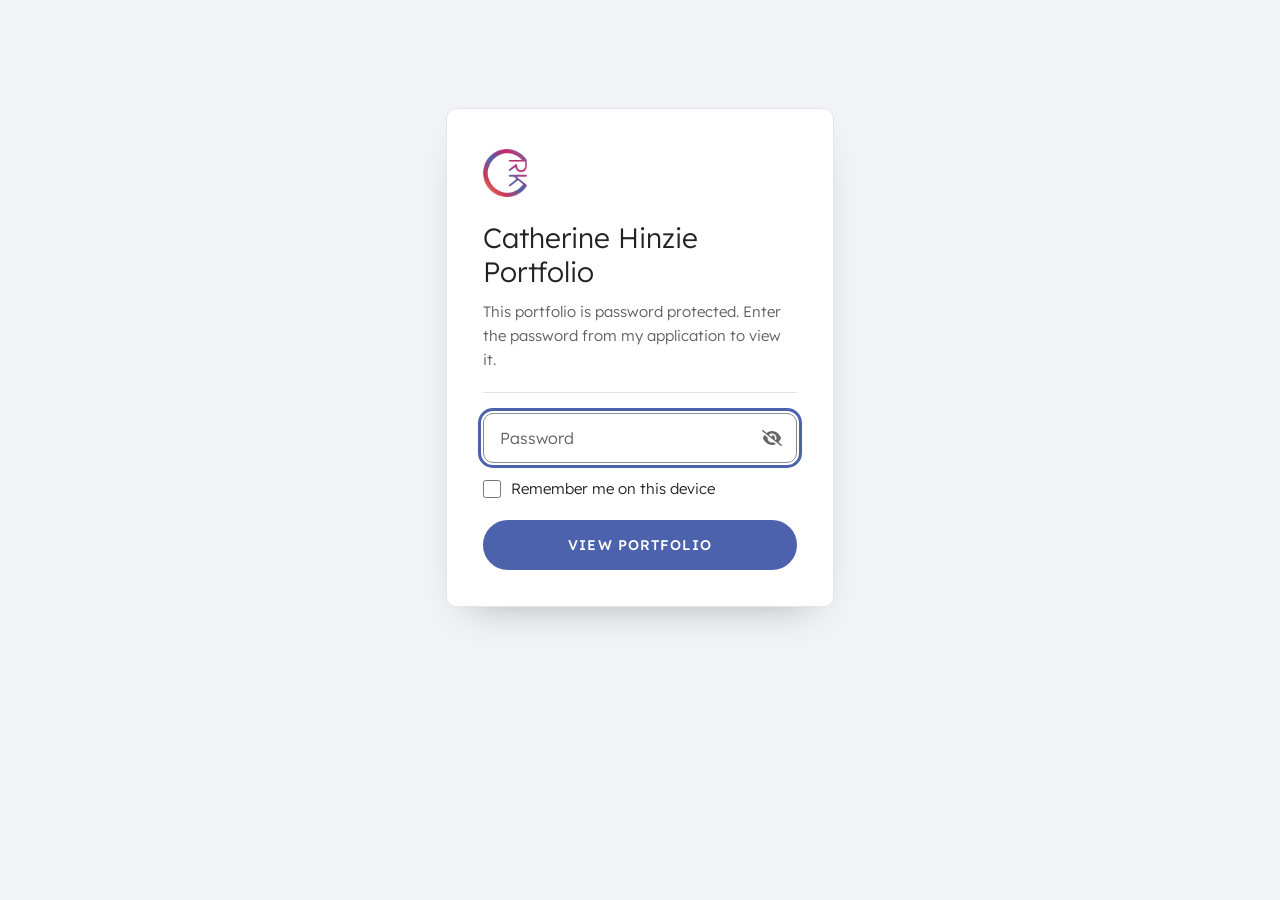
<file: catherinerk-site/index.html>
<!DOCTYPE html>
<html class="staticrypt-html" lang="en">
    <head>
        <meta charset="utf-8" />
        <title>Catherine Hinzie Portfolio</title>
        <meta name="viewport" content="width=device-width, initial-scale=1" />

        <!-- do not cache this page -->
        <meta http-equiv="cache-control" content="max-age=0" />
        <meta http-equiv="cache-control" content="no-cache" />
        <meta http-equiv="expires" content="0" />
        <meta http-equiv="expires" content="Tue, 01 Jan 1980 1:00:00 GMT" />
        <meta http-equiv="pragma" content="no-cache" />

        <link rel="preconnect" href="https://fonts.googleapis.com" />
        <link rel="preconnect" href="https://fonts.gstatic.com" crossorigin />
        <link rel="stylesheet" href="https://fonts.googleapis.com/css2?family=Lexend:wght@300;400;500&display=swap" />
        <style>
            :root {
                --page: #f2f3f7; --card: #ffffff; --text: #222222; --muted: #5e5e66;
                --line: #e4e4ea; --field: #ffffff; --field-line: #8b8b96;
                --accent: #4d62ac; --on-accent: #ffffff;
                --g1: #d8ae58; --g2: #d13656; --g3: #4e62ad; --g4: #cc2366; --g5: #4d88c1;
                color-scheme: light;
            }
            @media (prefers-color-scheme: dark) {
                :root {
                    --page: #121318; --card: #1a1b21; --text: #f2f2f5; --muted: #a9abb6;
                    --line: #2d2e38; --field: #121318; --field-line: #6c6e7c;
                    --accent: #aab7ec; --on-accent: #121318;
                    --g1: #e8c27a; --g2: #f27896; --g3: #a3b1f0; --g4: #f16aa3; --g5: #8cc0ee;
                    color-scheme: dark;
                }
            }
            @media (prefers-contrast: more) {
                :root { --page: #fff; --card: #fff; --text: #000; --muted: #000; --line: #000; --field: #fff; --field-line: #000; --accent: #3e519a; --on-accent: #fff; }
            }
            .staticrypt-html { height: 100%; }
            .staticrypt-body { height: 100%; margin: 0; background: var(--page); }
            .staticrypt-content {
                min-height: 100%;
                background: var(--page);
                color: var(--text);
                font-family: "Lexend", "Sofia Pro", "Avenir Next", system-ui, -apple-system, "Segoe UI", sans-serif;
                font-weight: 300;
                -webkit-font-smoothing: antialiased;
                -moz-osx-font-smoothing: grayscale;
            }
            .staticrypt-page {
                width: 100%;
                max-width: 420px;
                padding: 12vh 16px 0;
                margin: auto;
                box-sizing: border-box;
            }
            .staticrypt-form {
                background: var(--card);
                border: 1px solid var(--line);
                border-radius: 10px;
                padding: 40px 36px 36px;
                text-align: left;
                box-shadow: 0 18px 40px -24px rgba(0, 0, 0, 0.35);
            }
            .staticrypt-logo {
                display: block;
                width: 44px;
                height: 48px;
                margin-bottom: 24px;
                background: linear-gradient(45deg, var(--g1) 0%, var(--g2) 25%, var(--g3) 50%, var(--g4) 75%, var(--g5) 100%);
                -webkit-mask: url("[data-uri]") center / contain no-repeat;
                mask: url("[data-uri]") center / contain no-repeat;
            }
            .staticrypt-instructions { margin: 0 0 4px; }
            .staticrypt-instructions p { margin: 0 0 10px; line-height: 1.6; color: var(--muted); font-size: 15px; }
            .staticrypt-instructions p.staticrypt-title {
                font-size: 28px;
                font-weight: 300;
                line-height: 1.2;
                color: var(--text);
                margin-bottom: 12px;
            }
            .staticrypt-hr { margin: 20px 0; border: 0; border-top: 1px solid var(--line); }
            .staticrypt-password-container {
                position: relative;
                background: var(--field);
                border: 1px solid var(--field-line);
                border-radius: 10px;
                margin: 0 0 16px;
                box-sizing: border-box;
            }
            .staticrypt-password-container:focus-within { outline: 3px solid var(--accent); outline-offset: 2px; }
            .staticrypt-form input[type="password"],
            .staticrypt-form input[type="text"] {
                background: transparent;
                border: 0;
                box-sizing: border-box;
                color: var(--text);
                font: inherit;
                font-size: 16px;
                outline: 0;
                padding: 14px 48px 14px 16px;
                width: 100%;
            }
            .staticrypt-form input::placeholder { color: var(--muted); }
            .staticrypt-toggle-password-visibility {
                cursor: pointer;
                height: 20px;
                width: 20px;
                opacity: 0.6;
                padding: 12px;
                position: absolute;
                right: 2px;
                top: 50%;
                transform: translateY(-50%);
            }
            @media (prefers-color-scheme: dark) { .staticrypt-toggle-password-visibility { filter: invert(1); } }
            label.staticrypt-remember {
                display: flex;
                align-items: center;
                gap: 10px;
                margin-bottom: 22px;
                font-size: 15px;
                color: var(--text);
                cursor: pointer;
            }
            .staticrypt-remember input[type="checkbox"] { width: 18px; height: 18px; margin: 0; accent-color: var(--accent); }
            .staticrypt-form .staticrypt-decrypt-button {
                width: 100%;
                padding: 14px 20px;
                border: 2px solid var(--accent);
                border-radius: 999px;
                background: var(--accent);
                color: var(--on-accent);
                font: inherit;
                font-size: 14px;
                font-weight: 500;
                letter-spacing: 0.08em;
                text-transform: uppercase;
                cursor: pointer;
            }
            .staticrypt-form .staticrypt-decrypt-button:hover { filter: brightness(1.08); }
            .staticrypt-form .staticrypt-decrypt-button:focus-visible { outline: 3px solid var(--accent); outline-offset: 3px; }
            .hidden { display: none !important; }
            .staticrypt-spinner-container { height: 100%; display: flex; align-items: center; justify-content: center; background: var(--page); }
            .staticrypt-spinner {
                display: inline-block; width: 2rem; height: 2rem;
                border: 0.25em solid var(--muted); border-right-color: transparent; border-radius: 50%;
                animation: spinner-border 0.75s linear infinite;
            }
            @keyframes spinner-border { 100% { transform: rotate(360deg); } }
            @media (prefers-reduced-motion: reduce) { .staticrypt-spinner { animation-duration: 2s; } }
        </style>
    </head>

    <body class="staticrypt-body">
        <div id="staticrypt_loading" class="staticrypt-spinner-container">
            <div class="staticrypt-spinner"></div>
        </div>

        <div id="staticrypt_content" class="staticrypt-content hidden">
            <div class="staticrypt-page">
                <div class="staticrypt-form">
                    <span class="staticrypt-logo" aria-hidden="true"></span>
                    <div class="staticrypt-instructions">
                        <h1 class="staticrypt-title" style="font:inherit;margin:0 0 12px;font-size:28px;font-weight:300;line-height:1.2">Catherine Hinzie Portfolio</h1>
                        <p>This portfolio is password protected. Enter the password from my application to view it.</p>
                    </div>

                    <hr class="staticrypt-hr" />

                    <form id="staticrypt-form" action="#" method="post">
                        <div class="staticrypt-password-container">
                            <input
                                id="staticrypt-password"
                                aria-label="Password"
                                type="password"
                                name="password"
                                placeholder="Password"
                                autofocus
                            />

                            <img
                                class="staticrypt-toggle-password-visibility"
                                alt="Show password"
                                title="Show password"
                                src="[data-uri]"
                            />
                        </div>

                        <label id="staticrypt-remember-label" class="staticrypt-remember hidden">
                            <input id="staticrypt-remember" type="checkbox" name="remember" />
                            Remember me on this device
                        </label>

                        <input type="submit" class="staticrypt-decrypt-button" value="View portfolio" />
                    </form>
                </div>
            </div>
        </div>

        <script>
            // these variables will be filled when generating the file - the template format is 'variable_name'
            const staticryptInitiator = ((function(){
  const exports = {};
  const cryptoEngine = ((function(){
  const exports = {};
  const { subtle } = crypto;

const IV_BITS = 16 * 8;
const HEX_BITS = 4;
const ENCRYPTION_ALGO = "AES-CBC";

/**
 * Translates between utf8 encoded hexadecimal strings
 * and Uint8Array bytes.
 */
const HexEncoder = {
    /**
     * hex string -> bytes
     * @param {string} hexString
     * @returns {Uint8Array}
     */
    parse: function (hexString) {
        if (hexString.length % 2 !== 0) throw "Invalid hexString";
        const arrayBuffer = new Uint8Array(hexString.length / 2);

        for (let i = 0; i < hexString.length; i += 2) {
            const byteValue = parseInt(hexString.substring(i, i + 2), 16);
            if (isNaN(byteValue)) {
                throw "Invalid hexString";
            }
            arrayBuffer[i / 2] = byteValue;
        }
        return arrayBuffer;
    },

    /**
     * bytes -> hex string
     * @param {Uint8Array} bytes
     * @returns {string}
     */
    stringify: function (bytes) {
        const hexBytes = [];

        for (let i = 0; i < bytes.length; ++i) {
            let byteString = bytes[i].toString(16);
            if (byteString.length < 2) {
                byteString = "0" + byteString;
            }
            hexBytes.push(byteString);
        }
        return hexBytes.join("");
    },
};

/**
 * Translates between utf8 strings and Uint8Array bytes.
 */
const UTF8Encoder = {
    parse: function (str) {
        return new TextEncoder().encode(str);
    },

    stringify: function (bytes) {
        return new TextDecoder().decode(bytes);
    },
};

/**
 * Salt and encrypt a msg with a password.
 */
async function encrypt(msg, hashedPassword) {
    // Must be 16 bytes, unpredictable, and preferably cryptographically random. However, it need not be secret.
    // https://developer.mozilla.org/en-US/docs/Web/API/SubtleCrypto/encrypt#parameters
    const iv = crypto.getRandomValues(new Uint8Array(IV_BITS / 8));

    const key = await subtle.importKey("raw", HexEncoder.parse(hashedPassword), ENCRYPTION_ALGO, false, ["encrypt"]);

    const encrypted = await subtle.encrypt(
        {
            name: ENCRYPTION_ALGO,
            iv: iv,
        },
        key,
        UTF8Encoder.parse(msg)
    );

    // iv will be 32 hex characters, we prepend it to the ciphertext for use in decryption
    return HexEncoder.stringify(iv) + HexEncoder.stringify(new Uint8Array(encrypted));
}
exports.encrypt = encrypt;

/**
 * Decrypt a salted msg using a password.
 *
 * @param {string} encryptedMsg
 * @param {string} hashedPassword
 * @returns {Promise<string>}
 */
async function decrypt(encryptedMsg, hashedPassword) {
    const ivLength = IV_BITS / HEX_BITS;
    const iv = HexEncoder.parse(encryptedMsg.substring(0, ivLength));
    const encrypted = encryptedMsg.substring(ivLength);

    const key = await subtle.importKey("raw", HexEncoder.parse(hashedPassword), ENCRYPTION_ALGO, false, ["decrypt"]);

    const outBuffer = await subtle.decrypt(
        {
            name: ENCRYPTION_ALGO,
            iv: iv,
        },
        key,
        HexEncoder.parse(encrypted)
    );

    return UTF8Encoder.stringify(new Uint8Array(outBuffer));
}
exports.decrypt = decrypt;

/**
 * Salt and hash the password so it can be stored in localStorage without opening a password reuse vulnerability.
 *
 * @param {string} password
 * @param {string} salt
 * @returns {Promise<string>}
 */
async function hashPassword(password, salt) {
    // we hash the password in multiple steps, each adding more iterations. This is because we used to allow less
    // iterations, so for backward compatibility reasons, we need to support going from that to more iterations.
    let hashedPassword = await hashLegacyRound(password, salt);

    hashedPassword = await hashSecondRound(hashedPassword, salt);

    return hashThirdRound(hashedPassword, salt);
}
exports.hashPassword = hashPassword;

/**
 * This hashes the password with 1k iterations. This is a low number, we need this function to support backwards
 * compatibility.
 *
 * @param {string} password
 * @param {string} salt
 * @returns {Promise<string>}
 */
function hashLegacyRound(password, salt) {
    return pbkdf2(password, salt, 1000, "SHA-1");
}
exports.hashLegacyRound = hashLegacyRound;

/**
 * Add a second round of iterations. This is because we used to use 1k, so for backwards compatibility with
 * remember-me/autodecrypt links, we need to support going from that to more iterations.
 *
 * @param hashedPassword
 * @param salt
 * @returns {Promise<string>}
 */
function hashSecondRound(hashedPassword, salt) {
    return pbkdf2(hashedPassword, salt, 14000, "SHA-256");
}
exports.hashSecondRound = hashSecondRound;

/**
 * Add a third round of iterations to bring total number to 600k. This is because we used to use 1k, then 15k, so for
 * backwards compatibility with remember-me/autodecrypt links, we need to support going from that to more iterations.
 *
 * @param hashedPassword
 * @param salt
 * @returns {Promise<string>}
 */
function hashThirdRound(hashedPassword, salt) {
    return pbkdf2(hashedPassword, salt, 585000, "SHA-256");
}
exports.hashThirdRound = hashThirdRound;

/**
 * Salt and hash the password so it can be stored in localStorage without opening a password reuse vulnerability.
 *
 * @param {string} password
 * @param {string} salt
 * @param {int} iterations
 * @param {string} hashAlgorithm
 * @returns {Promise<string>}
 */
async function pbkdf2(password, salt, iterations, hashAlgorithm) {
    const key = await subtle.importKey("raw", UTF8Encoder.parse(password), "PBKDF2", false, ["deriveBits"]);

    const keyBytes = await subtle.deriveBits(
        {
            name: "PBKDF2",
            hash: hashAlgorithm,
            iterations,
            salt: UTF8Encoder.parse(salt),
        },
        key,
        256
    );

    return HexEncoder.stringify(new Uint8Array(keyBytes));
}

function generateRandomSalt() {
    const bytes = crypto.getRandomValues(new Uint8Array(128 / 8));

    return HexEncoder.stringify(new Uint8Array(bytes));
}
exports.generateRandomSalt = generateRandomSalt;

async function signMessage(hashedPassword, message) {
    const key = await subtle.importKey(
        "raw",
        HexEncoder.parse(hashedPassword),
        {
            name: "HMAC",
            hash: "SHA-256",
        },
        false,
        ["sign"]
    );
    const signature = await subtle.sign("HMAC", key, UTF8Encoder.parse(message));

    return HexEncoder.stringify(new Uint8Array(signature));
}
exports.signMessage = signMessage;

function getRandomAlphanum() {
    const possibleCharacters = "abcdefghijklmnopqrstuvwxyzABCDEFGHIJKLMNOPQRSTUVWXYZ0123456789";

    let byteArray;
    let parsedInt;

    // Keep generating new random bytes until we get a value that falls
    // within a range that can be evenly divided by possibleCharacters.length
    do {
        byteArray = crypto.getRandomValues(new Uint8Array(1));
        // extract the lowest byte to get an int from 0 to 255 (probably unnecessary, since we're only generating 1 byte)
        parsedInt = byteArray[0] & 0xff;
    } while (parsedInt >= 256 - (256 % possibleCharacters.length));

    // Take the modulo of the parsed integer to get a random number between 0 and totalLength - 1
    const randomIndex = parsedInt % possibleCharacters.length;

    return possibleCharacters[randomIndex];
}

/**
 * Generate a random string of a given length.
 *
 * @param {int} length
 * @returns {string}
 */
function generateRandomString(length) {
    let randomString = "";

    for (let i = 0; i < length; i++) {
        randomString += getRandomAlphanum();
    }

    return randomString;
}
exports.generateRandomString = generateRandomString;

  return exports;
})());
const codec = ((function(){
  const exports = {};
  /**
 * Initialize the codec with the provided cryptoEngine - this return functions to encode and decode messages.
 *
 * @param cryptoEngine - the engine to use for encryption / decryption
 */
function init(cryptoEngine) {
    const exports = {};

    /**
     * Top-level function for encoding a message.
     * Includes password hashing, encryption, and signing.
     *
     * @param {string} msg
     * @param {string} password
     * @param {string} salt
     *
     * @returns {string} The encoded text
     */
    async function encode(msg, password, salt) {
        const hashedPassword = await cryptoEngine.hashPassword(password, salt);

        const encrypted = await cryptoEngine.encrypt(msg, hashedPassword);

        // we use the hashed password in the HMAC because this is effectively what will be used a password (so we can store
        // it in localStorage safely, we don't use the clear text password)
        const hmac = await cryptoEngine.signMessage(hashedPassword, encrypted);

        return hmac + encrypted;
    }
    exports.encode = encode;

    /**
     * Encode using a password that has already been hashed. This is useful to encode multiple messages in a row, that way
     * we don't need to hash the password multiple times.
     *
     * @param {string} msg
     * @param {string} hashedPassword
     *
     * @returns {string} The encoded text
     */
    async function encodeWithHashedPassword(msg, hashedPassword) {
        const encrypted = await cryptoEngine.encrypt(msg, hashedPassword);

        // we use the hashed password in the HMAC because this is effectively what will be used a password (so we can store
        // it in localStorage safely, we don't use the clear text password)
        const hmac = await cryptoEngine.signMessage(hashedPassword, encrypted);

        return hmac + encrypted;
    }
    exports.encodeWithHashedPassword = encodeWithHashedPassword;

    /**
     * Top-level function for decoding a message.
     * Includes signature check and decryption.
     *
     * @param {string} signedMsg
     * @param {string} hashedPassword
     * @param {string} salt
     * @param {int} backwardCompatibleAttempt
     * @param {string} originalPassword
     *
     * @returns {Object} {success: true, decoded: string} | {success: false, message: string}
     */
    async function decode(signedMsg, hashedPassword, salt, backwardCompatibleAttempt = 0, originalPassword = "") {
        const encryptedHMAC = signedMsg.substring(0, 64);
        const encryptedMsg = signedMsg.substring(64);
        const decryptedHMAC = await cryptoEngine.signMessage(hashedPassword, encryptedMsg);

        if (decryptedHMAC !== encryptedHMAC) {
            // we have been raising the number of iterations in the hashing algorithm multiple times, so to support the old
            // remember-me/autodecrypt links we need to try bringing the old hashes up to speed.
            originalPassword = originalPassword || hashedPassword;
            if (backwardCompatibleAttempt === 0) {
                const updatedHashedPassword = await cryptoEngine.hashThirdRound(originalPassword, salt);

                return decode(signedMsg, updatedHashedPassword, salt, backwardCompatibleAttempt + 1, originalPassword);
            }
            if (backwardCompatibleAttempt === 1) {
                let updatedHashedPassword = await cryptoEngine.hashSecondRound(originalPassword, salt);
                updatedHashedPassword = await cryptoEngine.hashThirdRound(updatedHashedPassword, salt);

                return decode(signedMsg, updatedHashedPassword, salt, backwardCompatibleAttempt + 1, originalPassword);
            }

            return { success: false, message: "Signature mismatch" };
        }

        return {
            success: true,
            decoded: await cryptoEngine.decrypt(encryptedMsg, hashedPassword),
        };
    }
    exports.decode = decode;

    return exports;
}
exports.init = init;

  return exports;
})());
const decode = codec.init(cryptoEngine).decode;

/**
 * Initialize the staticrypt module, that exposes functions callbable by the password_template.
 *
 * @param {{
 *  staticryptEncryptedMsgUniqueVariableName: string,
 *  isRememberEnabled: boolean,
 *  rememberDurationInDays: number,
 *  staticryptSaltUniqueVariableName: string,
 * }} staticryptConfig - object of data that is stored on the password_template at encryption time.
 *
 * @param {{
 *  rememberExpirationKey: string,
 *  rememberPassphraseKey: string,
 *  replaceHtmlCallback: function,
 *  clearLocalStorageCallback: function,
 * }} templateConfig - object of data that can be configured by a custom password_template.
 */
function init(staticryptConfig, templateConfig) {
    const exports = {};

    /**
     * Decrypt our encrypted page, replace the whole HTML.
     *
     * @param {string} hashedPassword
     * @returns {Promise<boolean>}
     */
    async function decryptAndReplaceHtml(hashedPassword) {
        const { staticryptEncryptedMsgUniqueVariableName, staticryptSaltUniqueVariableName } = staticryptConfig;
        const { replaceHtmlCallback } = templateConfig;

        const result = await decode(
            staticryptEncryptedMsgUniqueVariableName,
            hashedPassword,
            staticryptSaltUniqueVariableName
        );
        if (!result.success) {
            return false;
        }
        const plainHTML = result.decoded;

        // if the user configured a callback call it, otherwise just replace the whole HTML
        if (typeof replaceHtmlCallback === "function") {
            replaceHtmlCallback(plainHTML);
        } else {
            document.write(plainHTML);
            document.close();
        }

        return true;
    }

    /**
     * Attempt to decrypt the page and replace the whole HTML.
     *
     * @param {string} password
     * @param {boolean} isRememberChecked
     *
     * @returns {Promise<{isSuccessful: boolean, hashedPassword?: string}>} - we return an object, so that if we want to
     *   expose more information in the future we can do it without breaking the password_template
     */
    async function handleDecryptionOfPage(password, isRememberChecked) {
        const { staticryptSaltUniqueVariableName } = staticryptConfig;

        // decrypt and replace the whole page
        const hashedPassword = await cryptoEngine.hashPassword(password, staticryptSaltUniqueVariableName);
        return handleDecryptionOfPageFromHash(hashedPassword, isRememberChecked);
    }
    exports.handleDecryptionOfPage = handleDecryptionOfPage;

    async function handleDecryptionOfPageFromHash(hashedPassword, isRememberChecked) {
        const { isRememberEnabled, rememberDurationInDays } = staticryptConfig;
        const { rememberExpirationKey, rememberPassphraseKey } = templateConfig;

        const isDecryptionSuccessful = await decryptAndReplaceHtml(hashedPassword);

        if (!isDecryptionSuccessful) {
            return {
                isSuccessful: false,
                hashedPassword,
            };
        }

        // remember the hashedPassword and set its expiration if necessary
        if (isRememberEnabled && isRememberChecked) {
            window.localStorage.setItem(rememberPassphraseKey, hashedPassword);

            // set the expiration if the duration isn't 0 (meaning no expiration)
            if (rememberDurationInDays > 0) {
                window.localStorage.setItem(
                    rememberExpirationKey,
                    (new Date().getTime() + rememberDurationInDays * 24 * 60 * 60 * 1000).toString()
                );
            }
        }

        return {
            isSuccessful: true,
            hashedPassword,
        };
    }
    exports.handleDecryptionOfPageFromHash = handleDecryptionOfPageFromHash;

    /**
     * Clear localstorage from staticrypt related values
     */
    function clearLocalStorage() {
        const { clearLocalStorageCallback, rememberExpirationKey, rememberPassphraseKey } = templateConfig;

        if (typeof clearLocalStorageCallback === "function") {
            clearLocalStorageCallback();
        } else {
            localStorage.removeItem(rememberPassphraseKey);
            localStorage.removeItem(rememberExpirationKey);
        }
    }

    async function handleDecryptOnLoad() {
        let isSuccessful = await decryptOnLoadFromUrl();

        if (!isSuccessful) {
            isSuccessful = await decryptOnLoadFromRememberMe();
        }

        return { isSuccessful };
    }
    exports.handleDecryptOnLoad = handleDecryptOnLoad;

    /**
     * Clear storage if we are logging out
     *
     * @returns {boolean} - whether we logged out
     */
    function logoutIfNeeded() {
        const logoutKey = "staticrypt_logout";

        // handle logout through query param
        const queryParams = new URLSearchParams(window.location.search);
        if (queryParams.has(logoutKey)) {
            clearLocalStorage();
            return true;
        }

        // handle logout through URL fragment
        const hash = window.location.hash.substring(1);
        if (hash.includes(logoutKey)) {
            clearLocalStorage();
            return true;
        }

        return false;
    }

    /**
     * To be called on load: check if we want to try to decrypt and replace the HTML with the decrypted content, and
     * try to do it if needed.
     *
     * @returns {Promise<boolean>} true if we derypted and replaced the whole page, false otherwise
     */
    async function decryptOnLoadFromRememberMe() {
        const { rememberDurationInDays } = staticryptConfig;
        const { rememberExpirationKey, rememberPassphraseKey } = templateConfig;

        // if we are login out, terminate
        if (logoutIfNeeded()) {
            return false;
        }

        // if there is expiration configured, check if we're not beyond the expiration
        if (rememberDurationInDays && rememberDurationInDays > 0) {
            const expiration = localStorage.getItem(rememberExpirationKey),
                isExpired = expiration && new Date().getTime() > parseInt(expiration);

            if (isExpired) {
                clearLocalStorage();
                return false;
            }
        }

        const hashedPassword = localStorage.getItem(rememberPassphraseKey);

        if (hashedPassword) {
            // try to decrypt
            const isDecryptionSuccessful = await decryptAndReplaceHtml(hashedPassword);

            // if the decryption is unsuccessful the password might be wrong - silently clear the saved data and let
            // the user fill the password form again
            if (!isDecryptionSuccessful) {
                clearLocalStorage();
                return false;
            }

            return true;
        }

        return false;
    }

    async function decryptOnLoadFromUrl() {
        const passwordKey = "staticrypt_pwd";
        const rememberMeKey = "remember_me";

        // try to get the password from the query param (for backward compatibility - we now want to avoid this method,
        // since it sends the hashed password to the server which isn't needed)
        const queryParams = new URLSearchParams(window.location.search);
        const hashedPasswordQuery = queryParams.get(passwordKey);
        const rememberMeQuery = queryParams.get(rememberMeKey);

        const urlFragment = window.location.hash.substring(1);
        // get the password from the url fragment
        const hashedPasswordRegexMatch = urlFragment.match(new RegExp(passwordKey + "=([^&]*)"));
        const hashedPasswordFragment = hashedPasswordRegexMatch ? hashedPasswordRegexMatch[1] : null;
        const rememberMeFragment = urlFragment.includes(rememberMeKey);

        const hashedPassword = hashedPasswordFragment || hashedPasswordQuery;
        const rememberMe = rememberMeFragment || rememberMeQuery;

        if (hashedPassword) {
            return handleDecryptionOfPageFromHash(hashedPassword, rememberMe);
        }

        return false;
    }

    return exports;
}
exports.init = init;

  return exports;
})());
            const templateError = "That password didn't work. Check it and try again.",
                templateToggleAltShow = "Show password",
                templateToggleAltHide = "Hide password",
                isRememberEnabled = true,
                staticryptConfig = {"staticryptEncryptedMsgUniqueVariableName":"[base64]","isRememberEnabled":true,"rememberDurationInDays":30,"staticryptSaltUniqueVariableName":"d2587ff8d0bd5d1619d50c2c38cf48bd"};

            // you can edit these values to customize some of the behavior of StatiCrypt
            const templateConfig = {
                rememberExpirationKey: "staticrypt_expiration",
                rememberPassphraseKey: "staticrypt_passphrase",
                replaceHtmlCallback: null,
                clearLocalStorageCallback: null,
            };

            // init the staticrypt engine
            const staticrypt = staticryptInitiator.init(staticryptConfig, templateConfig);

            // try to automatically decrypt on load if there is a saved password
            window.onload = async function () {
                const { isSuccessful } = await staticrypt.handleDecryptOnLoad();

                // if we didn't decrypt anything on load, show the password prompt. Otherwise the content has already been
                // replaced, no need to do anything
                if (!isSuccessful) {
                    // hide loading screen
                    document.getElementById("staticrypt_loading").classList.add("hidden");
                    document.getElementById("staticrypt_content").classList.remove("hidden");
                    document.getElementById("staticrypt-password").focus();

                    // show the remember me checkbox
                    if (isRememberEnabled) {
                        document.getElementById("staticrypt-remember-label").classList.remove("hidden");
                    }
                }
            };

            // toggle password visibility
            const toggleIcon = document.querySelector(".staticrypt-toggle-password-visibility");
            // these two icons are coming from FontAwesome
            const imgSrcEyeClosed =
                "[data-uri]";
            const imgSrcEyeOpened =
                "[data-uri]";
            toggleIcon.addEventListener("click", function () {
                const passwordInput = document.getElementById("staticrypt-password");
                if (passwordInput.type === "password") {
                    passwordInput.type = "text";
                    toggleIcon.src = imgSrcEyeOpened;
                    toggleIcon.alt = templateToggleAltHide;
                    toggleIcon.title = templateToggleAltHide;
                } else {
                    passwordInput.type = "password";
                    toggleIcon.src = imgSrcEyeClosed;
                    toggleIcon.alt = templateToggleAltShow;
                    toggleIcon.title = templateToggleAltShow;
                }
            });

            // handle password form submission
            document.getElementById("staticrypt-form").addEventListener("submit", async function (e) {
                e.preventDefault();

                const password = document.getElementById("staticrypt-password").value,
                    isRememberChecked = document.getElementById("staticrypt-remember").checked;

                const { isSuccessful } = await staticrypt.handleDecryptionOfPage(password, isRememberChecked);

                if (!isSuccessful) {
                    alert(templateError);
                }
            });
        </script>
    </body>
</html>
</file>
